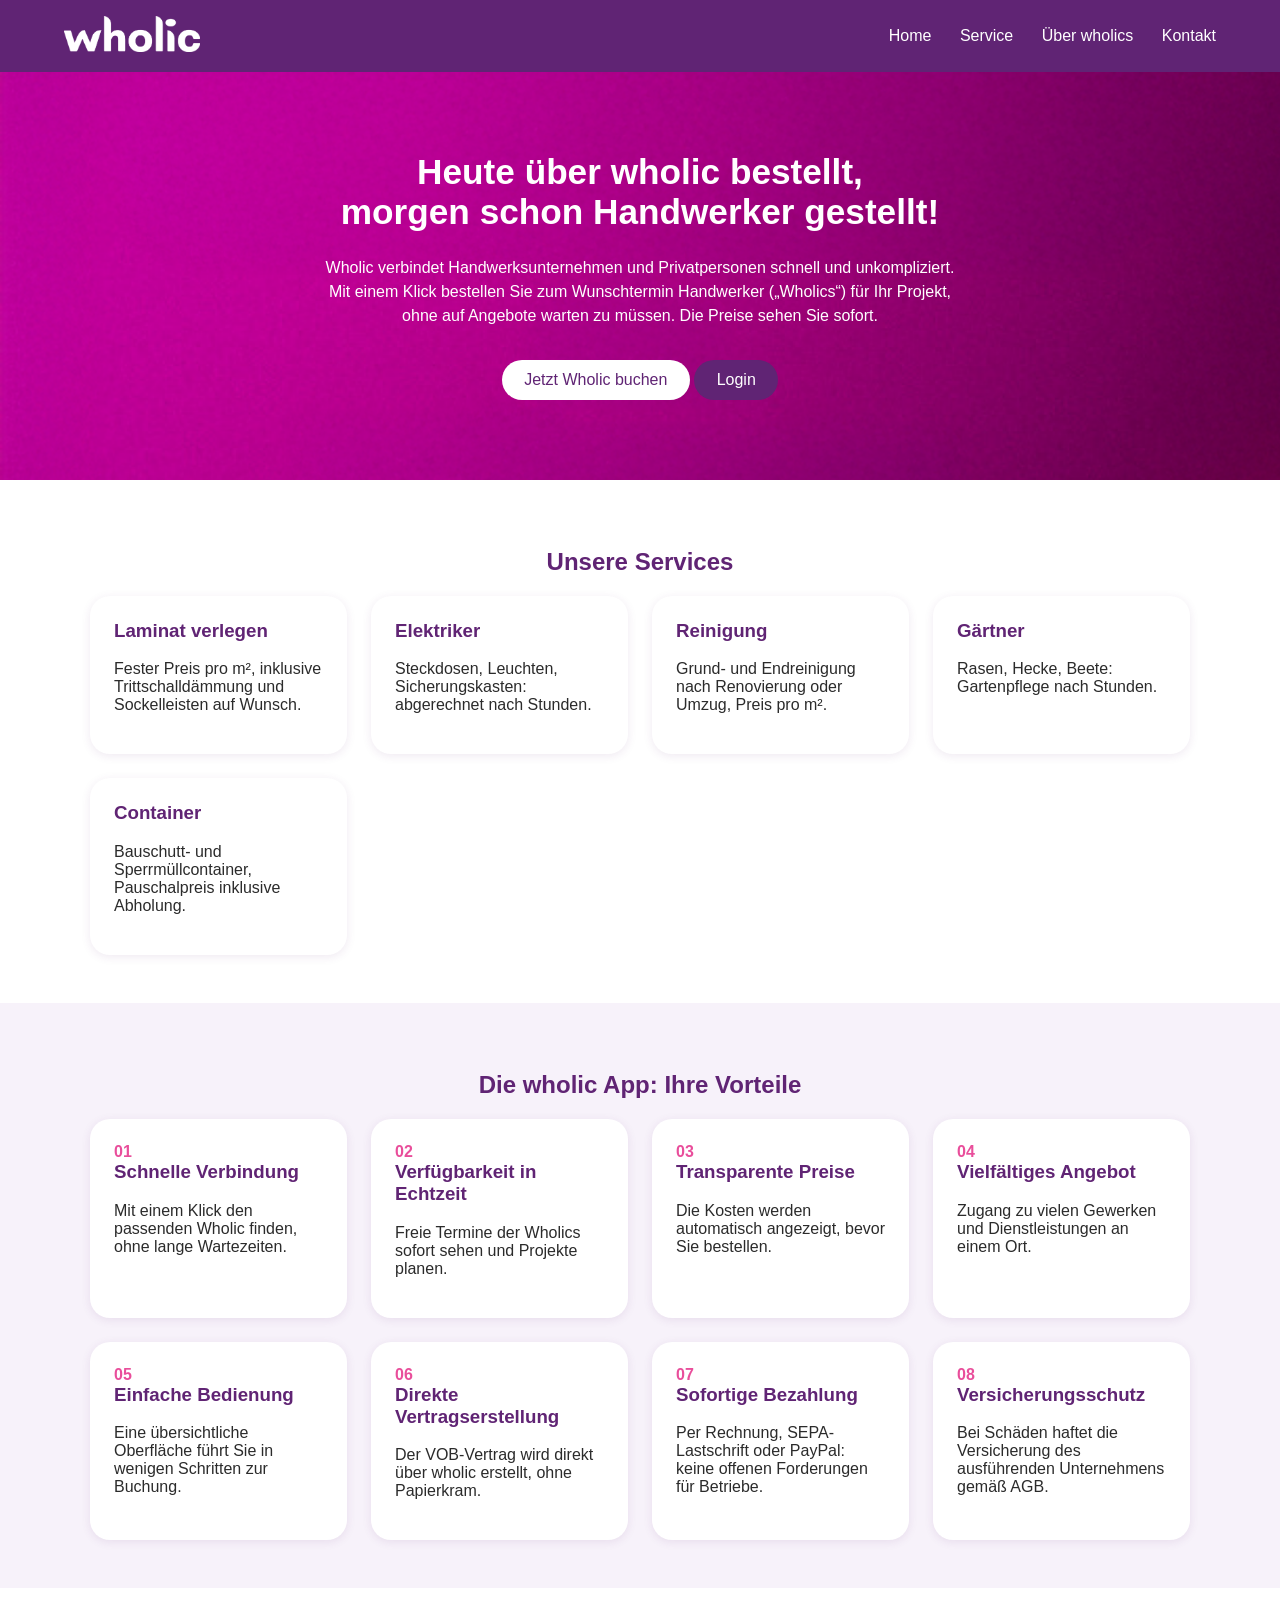
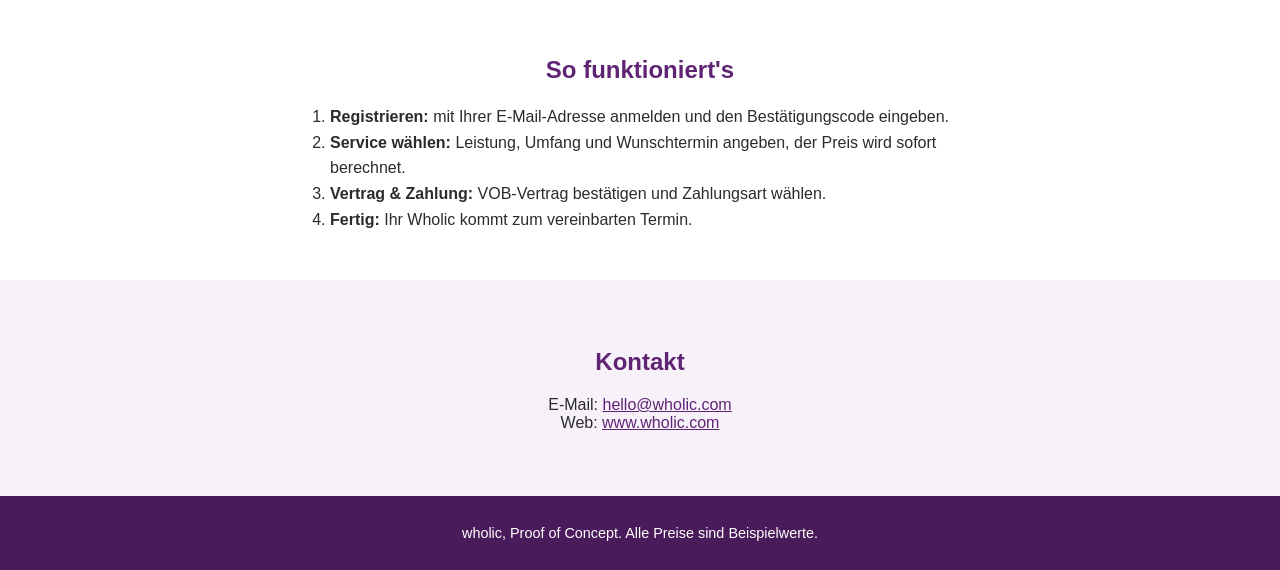
<file: index.html>
<!DOCTYPE html>
<html lang="de">
<head>
    <meta charset="UTF-8">
    <meta name="viewport" content="width=device-width, initial-scale=1.0">
    <title>wholic | Die Nr. 1 Handwerker-App</title>
    <link rel="stylesheet" href="css/style.css">
</head>
<body>
    <header class="site-header">
        <a href="index.html"><img src="img/Wholic_Logo.png" alt="wholic"></a>
        <nav>
            <a href="#home">Home</a>
            <a href="#service">Service</a>
            <a href="#ueber">Über wholics</a>
            <a href="#kontakt">Kontakt</a>
        </nav>
    </header>

    <main>
        <div class="hero" id="home">
            <h1>Heute über wholic bestellt,<br>morgen schon Handwerker gestellt!</h1>
            <p>
                Wholic verbindet Handwerksunternehmen und Privatpersonen schnell und unkompliziert.
                Mit einem Klick bestellen Sie zum Wunschtermin Handwerker („Wholics“) für Ihr Projekt,
                ohne auf Angebote warten zu müssen. Die Preise sehen Sie sofort.
            </p>
            <a class="button light" href="buchen.html">Jetzt Wholic buchen</a>
            <a class="button" href="login.html">Login</a>
        </div>

        <section id="service">
            <h2>Unsere Services</h2>
            <div class="grid">
                <div class="card"><h3>Laminat verlegen</h3><p>Fester Preis pro m², inklusive Trittschalldämmung und Sockelleisten auf Wunsch.</p></div>
                <div class="card"><h3>Elektriker</h3><p>Steckdosen, Leuchten, Sicherungskasten: abgerechnet nach Stunden.</p></div>
                <div class="card"><h3>Reinigung</h3><p>Grund- und Endreinigung nach Renovierung oder Umzug, Preis pro m².</p></div>
                <div class="card"><h3>Gärtner</h3><p>Rasen, Hecke, Beete: Gartenpflege nach Stunden.</p></div>
                <div class="card"><h3>Container</h3><p>Bauschutt- und Sperrmüllcontainer, Pauschalpreis inklusive Abholung.</p></div>
            </div>
        </section>

        <section id="ueber" class="light">
            <h2>Die wholic App: Ihre Vorteile</h2>
            <div class="grid">
                <div class="card"><span class="number">01</span><h3>Schnelle Verbindung</h3><p>Mit einem Klick den passenden Wholic finden, ohne lange Wartezeiten.</p></div>
                <div class="card"><span class="number">02</span><h3>Verfügbarkeit in Echtzeit</h3><p>Freie Termine der Wholics sofort sehen und Projekte planen.</p></div>
                <div class="card"><span class="number">03</span><h3>Transparente Preise</h3><p>Die Kosten werden automatisch angezeigt, bevor Sie bestellen.</p></div>
                <div class="card"><span class="number">04</span><h3>Vielfältiges Angebot</h3><p>Zugang zu vielen Gewerken und Dienstleistungen an einem Ort.</p></div>
                <div class="card"><span class="number">05</span><h3>Einfache Bedienung</h3><p>Eine übersichtliche Oberfläche führt Sie in wenigen Schritten zur Buchung.</p></div>
                <div class="card"><span class="number">06</span><h3>Direkte Vertragserstellung</h3><p>Der VOB-Vertrag wird direkt über wholic erstellt, ohne Papierkram.</p></div>
                <div class="card"><span class="number">07</span><h3>Sofortige Bezahlung</h3><p>Per Rechnung, SEPA-Lastschrift oder PayPal: keine offenen Forderungen für Betriebe.</p></div>
                <div class="card"><span class="number">08</span><h3>Versicherungsschutz</h3><p>Bei Schäden haftet die Versicherung des ausführenden Unternehmens gemäß AGB.</p></div>
            </div>
        </section>

        <section>
            <h2>So funktioniert's</h2>
            <ol class="steps">
                <li><strong>Registrieren:</strong> mit Ihrer E-Mail-Adresse anmelden und den Bestätigungscode eingeben.</li>
                <li><strong>Service wählen:</strong> Leistung, Umfang und Wunschtermin angeben, der Preis wird sofort berechnet.</li>
                <li><strong>Vertrag &amp; Zahlung:</strong> VOB-Vertrag bestätigen und Zahlungsart wählen.</li>
                <li><strong>Fertig:</strong> Ihr Wholic kommt zum vereinbarten Termin.</li>
            </ol>
        </section>

        <section id="kontakt" class="light">
            <h2>Kontakt</h2>
            <p style="text-align: center">
                E-Mail: <a href="mailto:hello@wholic.com">hello@wholic.com</a><br>
                Web: <a href="https://www.wholic.com">www.wholic.com</a>
            </p>
        </section>
    </main>

    <footer>
        wholic, Proof of Concept. Alle Preise sind Beispielwerte.
    </footer>
</body>
</html>
</file>
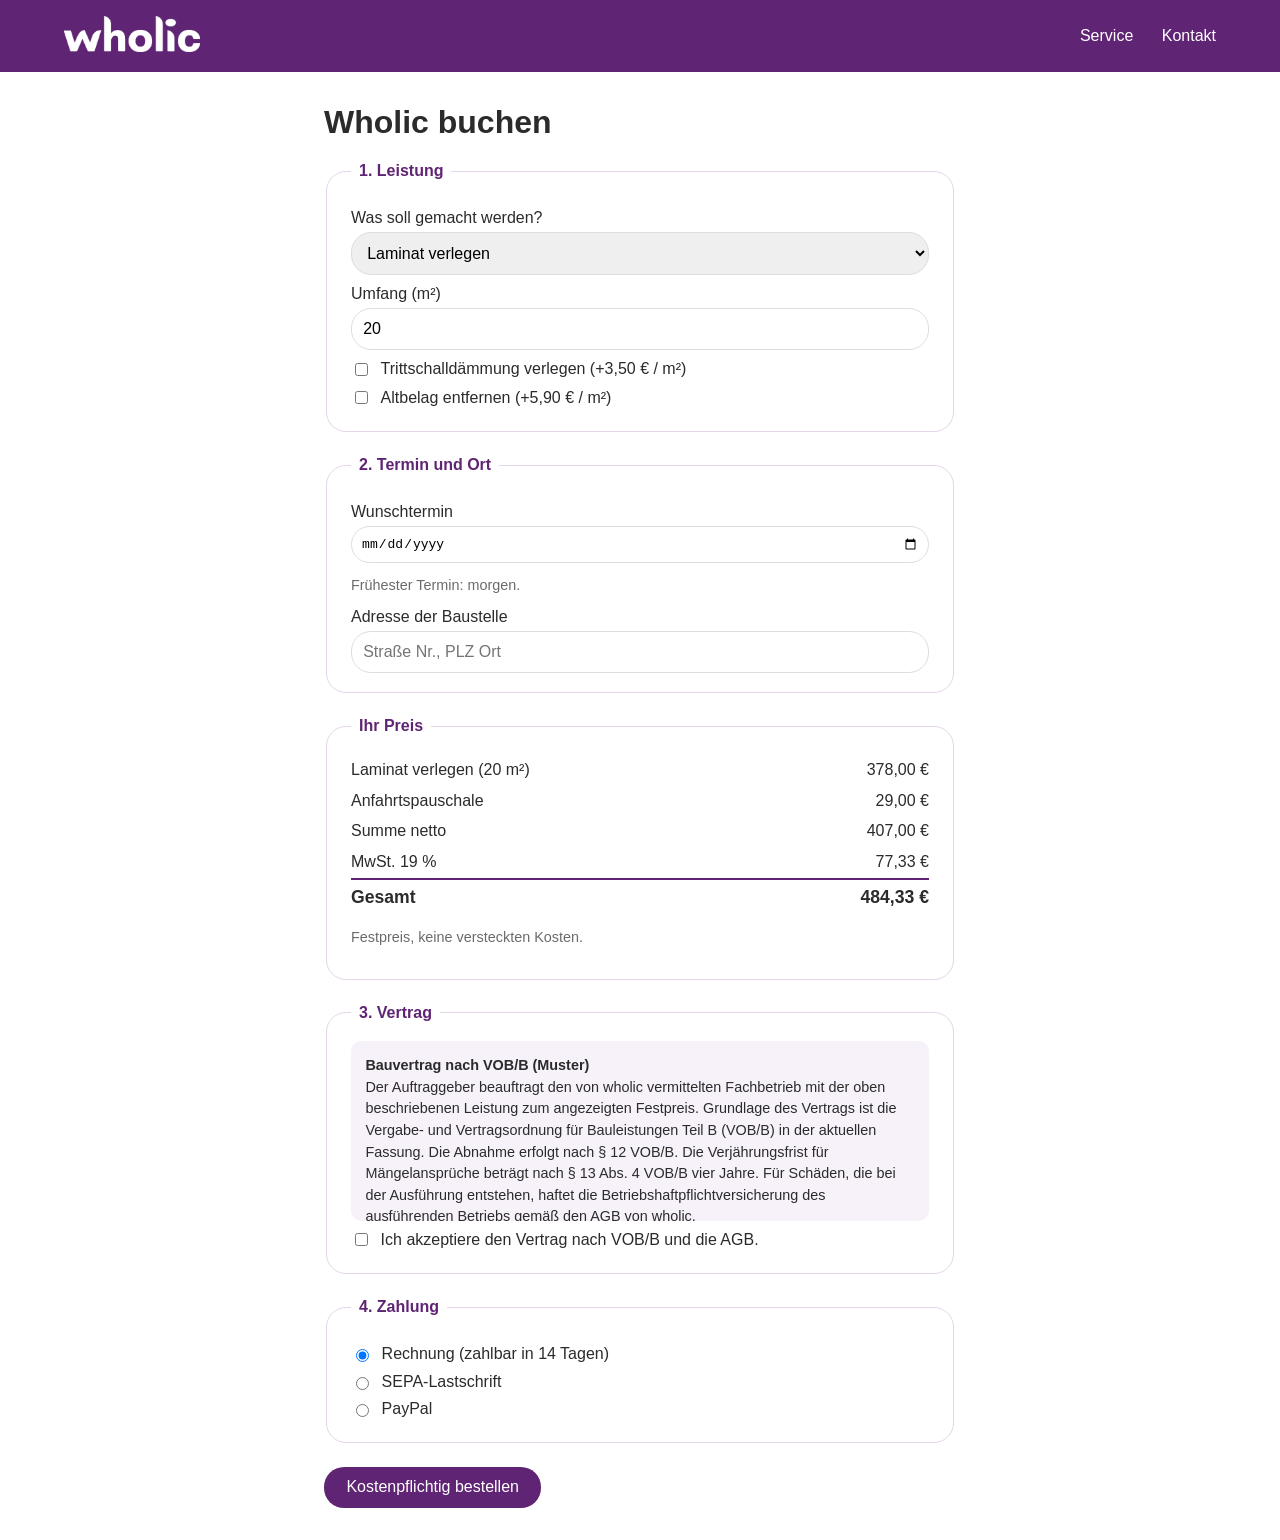
<file: buchen.html>
<!DOCTYPE html>
<html lang="de">
<head>
    <meta charset="UTF-8">
    <meta name="viewport" content="width=device-width, initial-scale=1.0">
    <title>Wholic buchen | wholic</title>
    <link rel="stylesheet" href="css/style.css">
    <script type="module" src="js/booking.js"></script>
</head>
<body>
    <header class="site-header">
        <a href="index.html"><img src="img/Wholic_Logo.png" alt="wholic"></a>
        <nav>
            <a href="index.html#service">Service</a>
            <a href="index.html#kontakt">Kontakt</a>
        </nav>
    </header>

    <main class="booking">
        <h1>Wholic buchen</h1>

        <form id="bookingForm">
            <fieldset>
                <legend>1. Leistung</legend>
                <label for="service">Was soll gemacht werden?</label>
                <select id="service" name="service"></select>

                <label for="quantity">Umfang (<span id="unit">m²</span>)</label>
                <input type="number" id="quantity" name="quantity" min="1" step="0.5" value="20" required>

                <div id="extras"></div>
            </fieldset>

            <fieldset>
                <legend>2. Termin und Ort</legend>
                <label for="date">Wunschtermin</label>
                <input type="date" id="date" name="date" required>
                <p class="hint">Frühester Termin: morgen.</p>

                <label for="address">Adresse der Baustelle</label>
                <input type="text" id="address" name="address" placeholder="Straße Nr., PLZ Ort" required>
            </fieldset>

            <fieldset>
                <legend>Ihr Preis</legend>
                <table class="price-table" id="priceTable"></table>
                <p class="hint">Festpreis, keine versteckten Kosten.</p>
            </fieldset>

            <fieldset>
                <legend>3. Vertrag</legend>
                <div class="contract">
                    <strong>Bauvertrag nach VOB/B (Muster)</strong><br>
                    Der Auftraggeber beauftragt den von wholic vermittelten Fachbetrieb mit der oben
                    beschriebenen Leistung zum angezeigten Festpreis. Grundlage des Vertrags ist die
                    Vergabe- und Vertragsordnung für Bauleistungen Teil B (VOB/B) in der aktuellen Fassung.
                    Die Abnahme erfolgt nach § 12 VOB/B. Die Verjährungsfrist für Mängelansprüche beträgt
                    nach § 13 Abs. 4 VOB/B vier Jahre. Für Schäden, die bei der Ausführung entstehen, haftet
                    die Betriebshaftpflichtversicherung des ausführenden Betriebs gemäß den AGB von wholic.
                </div>
                <label class="option">
                    <input type="checkbox" id="acceptVob" required>
                    Ich akzeptiere den Vertrag nach VOB/B und die AGB.
                </label>
            </fieldset>

            <fieldset>
                <legend>4. Zahlung</legend>
                <label class="option"><input type="radio" name="payment" value="rechnung" checked> Rechnung (zahlbar in 14 Tagen)</label>
                <label class="option"><input type="radio" name="payment" value="sepa"> SEPA-Lastschrift</label>
                <label class="option"><input type="radio" name="payment" value="paypal"> PayPal</label>

                <div id="sepaFields" class="hidden">
                    <label for="iban">IBAN</label>
                    <input type="text" id="iban" placeholder="DE89 3704 0044 0532 0130 00" autocomplete="off">
                    <label class="option">
                        <input type="checkbox" id="sepaMandate">
                        Ich erteile wholic ein SEPA-Lastschriftmandat für diesen Auftrag.
                    </label>
                </div>
                <p id="paypalHint" class="hint hidden">Nach dem Bestellen werden Sie zu PayPal weitergeleitet (im Proof of Concept simuliert).</p>
            </fieldset>

            <div id="formError" class="error hidden"></div>
            <button type="submit">Kostenpflichtig bestellen</button>
        </form>
    </main>
</body>
</html>
</file>
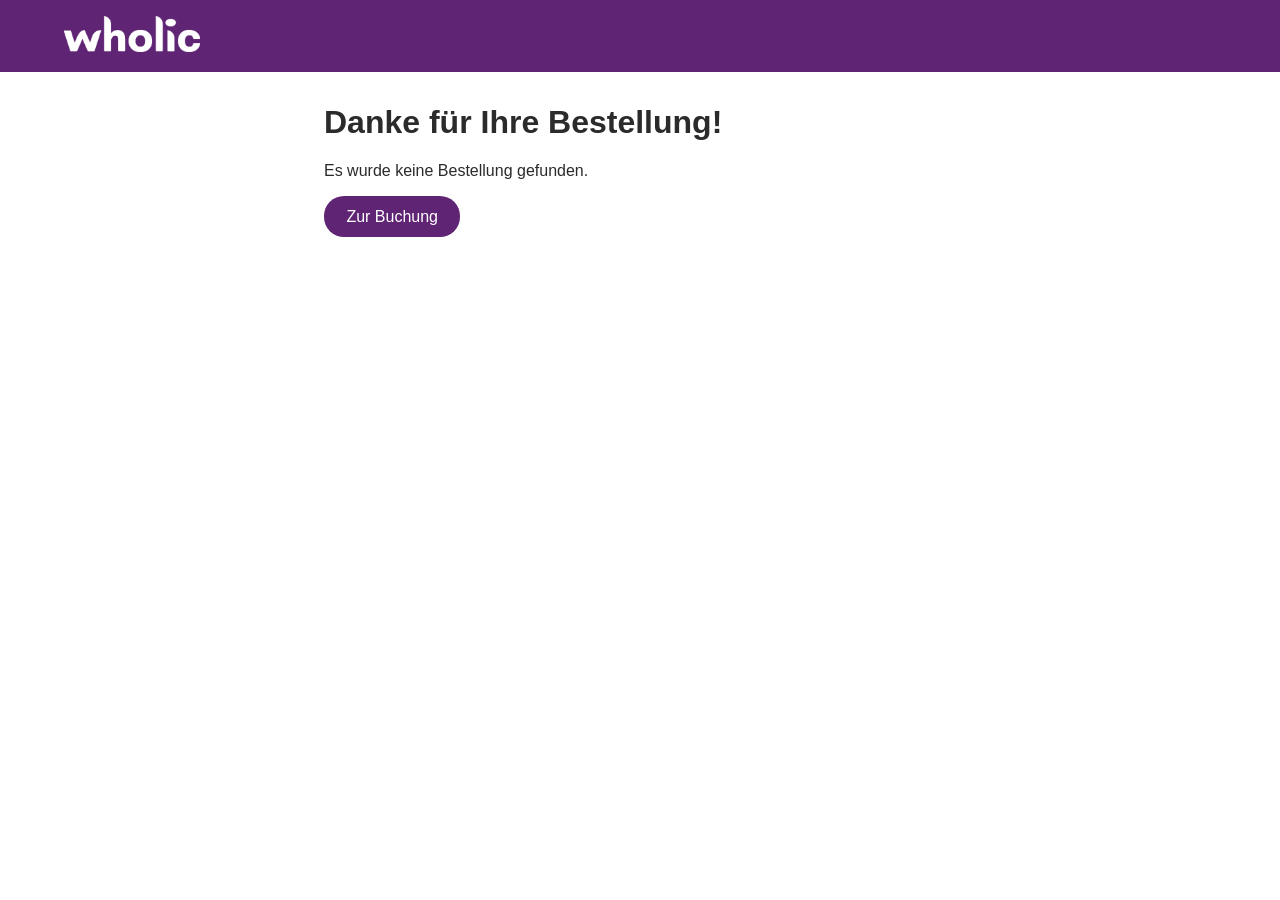
<file: danke.html>
<!DOCTYPE html>
<html lang="de">
<head>
    <meta charset="UTF-8">
    <meta name="viewport" content="width=device-width, initial-scale=1.0">
    <title>Danke | wholic</title>
    <link rel="stylesheet" href="css/style.css">
</head>
<body>
    <header class="site-header">
        <a href="index.html"><img src="img/Wholic_Logo.png" alt="wholic"></a>
    </header>

    <main class="booking">
        <h1>Danke für Ihre Bestellung!</h1>
        <div id="noOrder" class="hidden">
            <p>Es wurde keine Bestellung gefunden.</p>
            <a class="button" href="buchen.html">Zur Buchung</a>
        </div>

        <div id="summary" class="hidden">
            <div class="card">
                <p><strong>Bestellnummer:</strong> <span id="orderNumber"></span></p>
                <p><strong>Leistung:</strong> <span id="orderService"></span></p>
                <p><strong>Termin:</strong> <span id="orderDate"></span></p>
                <p><strong>Ort:</strong> <span id="orderAddress"></span></p>
                <p><strong>Zahlung:</strong> <span id="orderPayment"></span></p>
                <p><strong>Gesamtpreis:</strong> <span id="orderTotal"></span> (inkl. MwSt.)</p>
            </div>

            <h2>Status</h2>
            <ol class="steps">
                <li>✅ Bestellung eingegangen, VOB-Vertrag erstellt</li>
                <li id="paymentStatus"></li>
                <li>🚐 Ihr Wholic ist zum Termin unterwegs</li>
            </ol>
            <p class="hint">Proof of Concept: Es wurde keine echte Bestellung ausgelöst.</p>
            <a class="button" href="index.html">Zur Startseite</a>
        </div>
    </main>

    <script type="module">
        import { formatEuro } from "./js/pricing.js";

        const PAYMENT_NAMES = { rechnung: "Rechnung", sepa: "SEPA-Lastschrift", paypal: "PayPal" };
        const order = JSON.parse(sessionStorage.getItem("lastOrder") || "null");

        if (!order) {
            document.getElementById("noOrder").classList.remove("hidden");
        } else {
            // Alles über textContent setzen, damit Eingaben nicht als HTML ausgeführt werden
            const set = (id, text) => (document.getElementById(id).textContent = text);
            set("orderNumber", order.number);
            set("orderService", order.service);
            set("orderDate", new Date(order.date).toLocaleDateString("de-DE"));
            set("orderAddress", order.address);
            set("orderPayment", PAYMENT_NAMES[order.payment] + (order.ibanEnd ? ` (IBAN ...${order.ibanEnd})` : ""));
            set("orderTotal", formatEuro(order.price.gross));
            set("paymentStatus", order.payment === "rechnung"
                ? "🧾 Rechnung wird per E-Mail verschickt"
                : "💶 Zahlung erhalten");
            document.getElementById("summary").classList.remove("hidden");
        }
    </script>
</body>
</html>
</file>
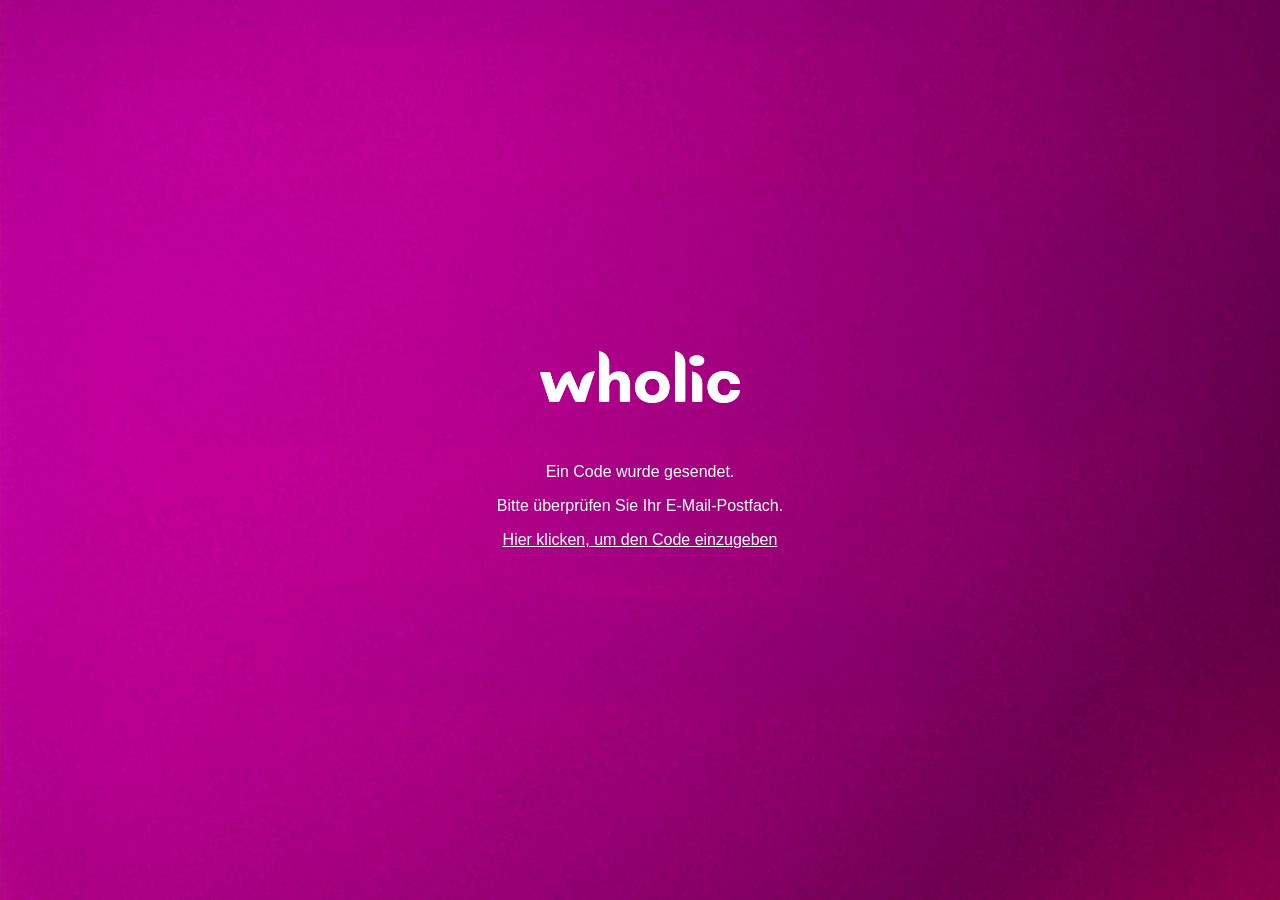
<file: login_success.html>
<!DOCTYPE html>
<html lang="de">
<head>
    <meta charset="UTF-8">
    <meta name="viewport" content="width=device-width, initial-scale=1.0">
    <title>Code gesendet | wholic</title>
    <link rel="stylesheet" href="css/style.css">
</head>
<body class="auth-page">
    <div class="auth-box">
        <a href="index.html"><img src="img/Wholic_Logo.png" alt="wholic" class="logo"></a>
        <p id="loginSuccessMessage">Ein Code wurde gesendet.</p>
        <p>Bitte überprüfen Sie Ihr E-Mail-Postfach.</p>
        <a href="verify_code.html">Hier klicken, um den Code einzugeben</a>
        <script>
            // textContent statt innerHTML: die E-Mail-Adresse wird nicht als HTML ausgeführt
            const email = sessionStorage.getItem("enteredEmail");
            if (email) {
                document.getElementById("loginSuccessMessage").textContent = "Ein Code wurde an " + email + " gesendet.";
            }
        </script>
    </div>
</body>
</html>
</file>
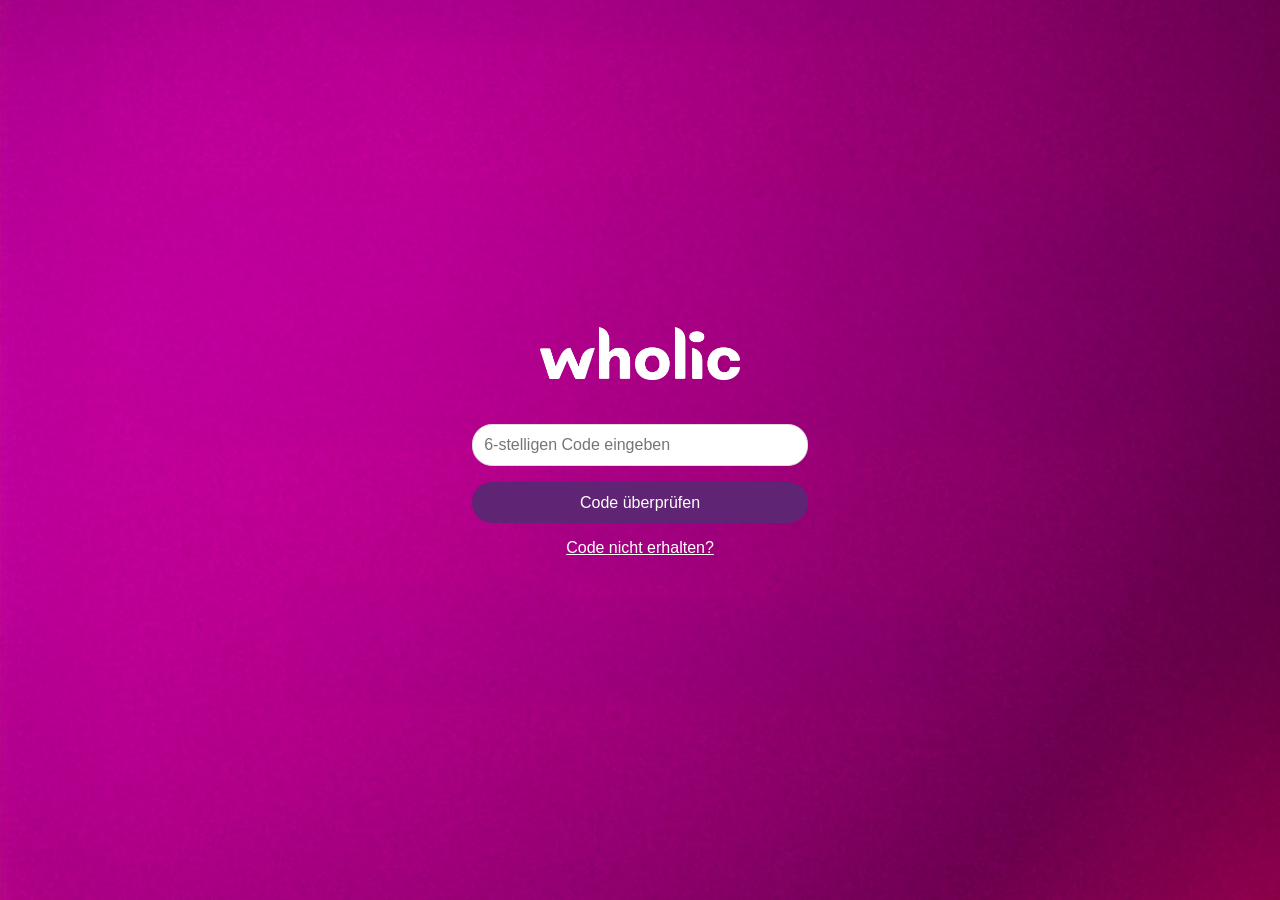
<file: verify_code.html>
<!DOCTYPE html>
<html lang="de">
<head>
    <meta charset="UTF-8">
    <meta name="viewport" content="width=device-width, initial-scale=1.0">
    <title>Code eingeben | wholic</title>
    <link rel="stylesheet" href="css/style.css">
    <script defer src="js/script.js"></script>
</head>
<body class="auth-page">
    <div class="auth-box">
        <a href="index.html"><img src="img/Wholic_Logo.png" alt="wholic" class="logo"></a>
        <form>
            <input placeholder="6-stelligen Code eingeben" type="text" inputmode="numeric" pattern="[0-9]{6}" maxlength="6" id="code" name="code" required>
            <button id="submitCode">Code überprüfen</button>
        </form>
        <p><a href="login.html">Code nicht erhalten?</a></p>
    </div>
</body>
</html>
</file>
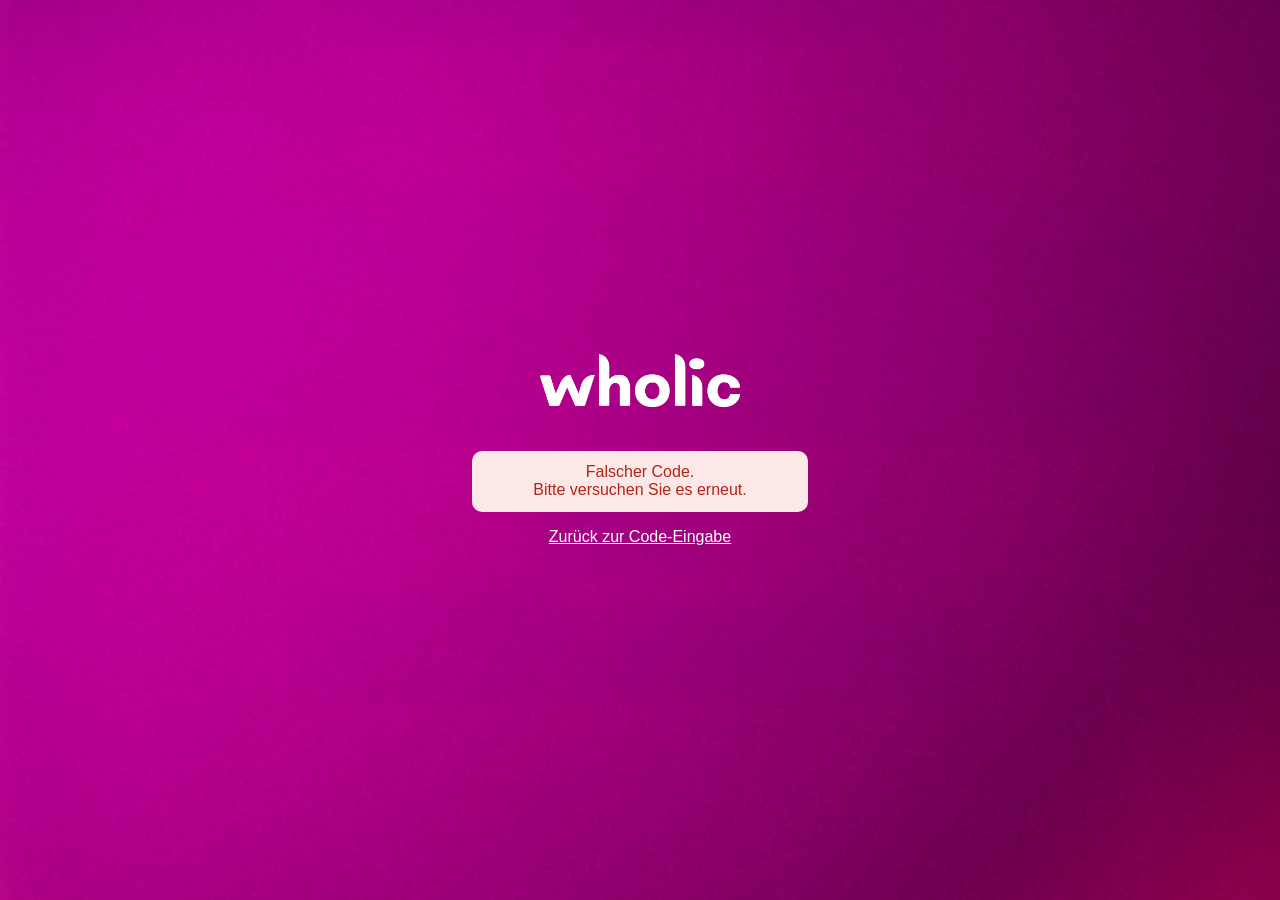
<file: verify_code_fail.html>
<!DOCTYPE html>
<html lang="de">
<head>
    <meta charset="UTF-8">
    <meta name="viewport" content="width=device-width, initial-scale=1.0">
    <title>Falscher Code | wholic</title>
    <link rel="stylesheet" href="css/style.css">
</head>
<body class="auth-page">
    <div class="auth-box">
        <a href="index.html"><img src="img/Wholic_Logo.png" alt="wholic" class="logo"></a>
        <div class="error">Falscher Code.<br>Bitte versuchen Sie es erneut.</div>
        <a href="verify_code.html">Zurück zur Code-Eingabe</a>
    </div>
</body>
</html>
</file>
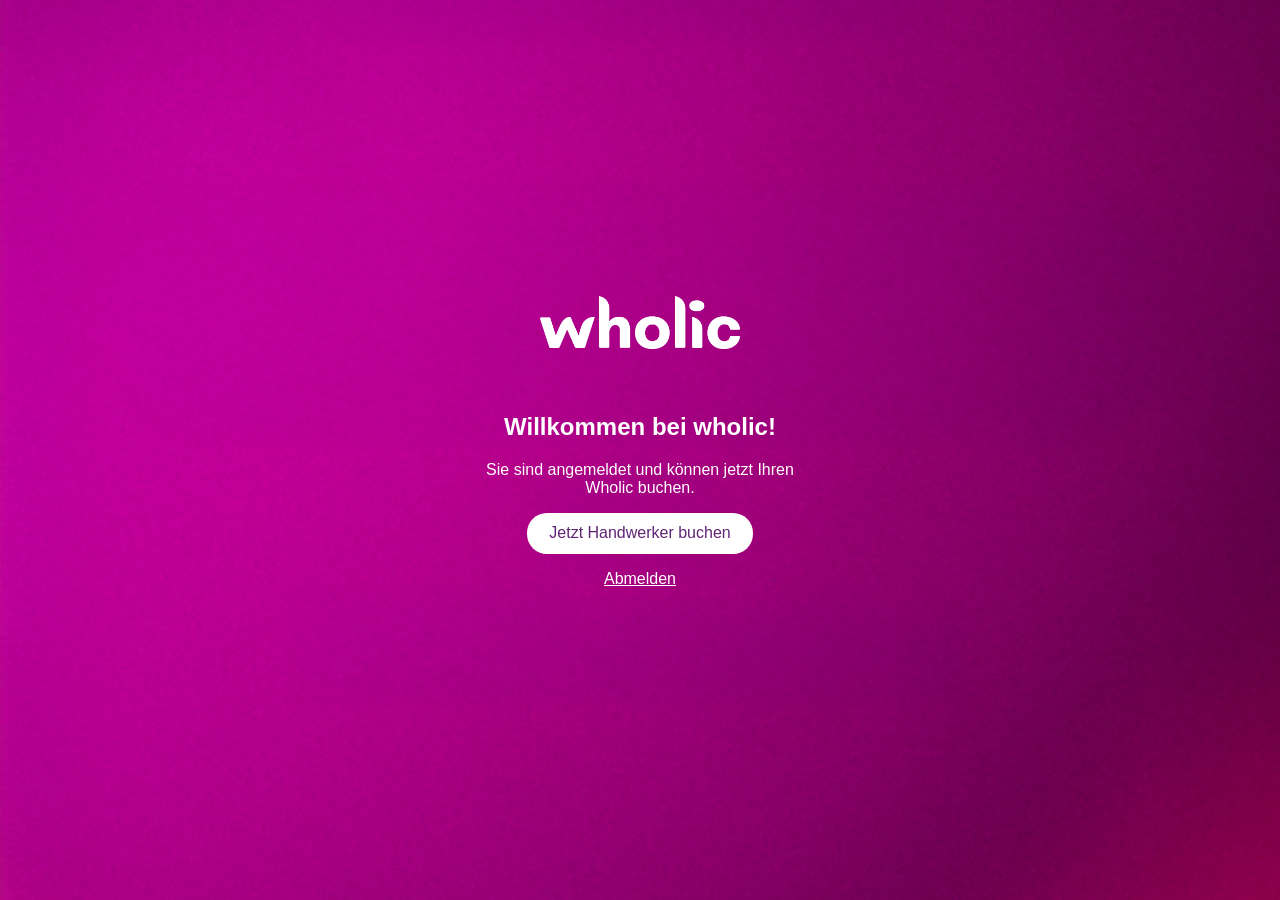
<file: welcome.html>
<!DOCTYPE html>
<html lang="de">
<head>
    <meta charset="UTF-8">
    <meta name="viewport" content="width=device-width, initial-scale=1.0">
    <title>Willkommen | wholic</title>
    <link rel="stylesheet" href="css/style.css">
</head>
<body class="auth-page">
    <div class="auth-box">
        <a href="index.html"><img src="img/Wholic_Logo.png" alt="wholic" class="logo"></a>
        <h2>Willkommen bei wholic!</h2>
        <p>Sie sind angemeldet und können jetzt Ihren Wholic buchen.</p>
        <p><a class="button light" href="buchen.html">Jetzt Handwerker buchen</a></p>
        <p><a href="index.html" onclick="sessionStorage.clear()">Abmelden</a></p>
    </div>
</body>
</html>
</file>
<file: css/style.css>
/* Gemeinsame Styles für alle wholic-Seiten */

:root {
    --primary: #602474;
    --primary-dark: #4a1b5a;
    --accent: #e94e9b;
    --text: #2b2b2b;
    --muted: #6b6b6b;
    --bg-light: #f7f2fa;
    --radius: 20px;
}

* {
    box-sizing: border-box;
}

body {
    margin: 0;
    font-family: Arial, sans-serif;
    color: var(--text);
    background: #fff;
}

a {
    color: var(--primary);
}

/* ---------- Kopfzeile ---------- */

.site-header {
    display: flex;
    justify-content: space-between;
    align-items: center;
    flex-wrap: wrap;
    gap: 1em;
    padding: 1em 5%;
    background: var(--primary);
}

.site-header img {
    height: 36px;
}

.site-header nav a {
    color: #fff;
    text-decoration: none;
    margin-left: 1.5em;
}

.site-header nav a:hover {
    text-decoration: underline;
}

/* ---------- Buttons und Formulare ---------- */

button,
.button {
    display: inline-block;
    background: var(--primary);
    color: #fff;
    border: none;
    border-radius: var(--radius);
    padding: 0.7em 1.4em;
    font-size: 1em;
    text-decoration: none;
    cursor: pointer;
    transition: background-color 0.3s ease;
}

button:hover,
.button:hover {
    background: var(--primary-dark);
}

.button.light {
    background: #fff;
    color: var(--primary);
}

input,
select {
    padding: 0.7em;
    font-size: 1em;
    border: 1px solid #ddd;
    border-radius: var(--radius);
}

input:focus,
select:focus,
button:focus-visible {
    outline: 2px solid var(--accent);
    outline-offset: 1px;
}

/* ---------- Login-Seiten (lila Hintergrund, Karte in der Mitte) ---------- */

.auth-page {
    background: var(--primary) url("../img/Bg.png") center / cover no-repeat;
    display: flex;
    justify-content: center;
    align-items: center;
    min-height: 100vh;
}

.auth-box {
    width: 100%;
    max-width: 400px;
    padding: 2em;
    text-align: center;
    color: #fff;
}

.auth-box .logo {
    max-width: 200px;
    margin-bottom: 40px;
}

.auth-box form {
    display: flex;
    flex-direction: column;
    gap: 1em;
}

.auth-box a {
    color: #fff;
}

.error {
    background: #fde8e8;
    color: #b42318;
    padding: 0.8em;
    border-radius: 10px;
    margin-bottom: 1em;
}

/* ---------- Startseite ---------- */

.hero {
    background: var(--primary) url("../img/Bg.png") center / cover no-repeat;
    color: #fff;
    text-align: center;
    padding: 5em 5%;
}

.hero h1 {
    font-size: 2.2em;
    margin-top: 0;
}

.hero p {
    max-width: 640px;
    margin: 0 auto 2em;
    line-height: 1.5;
}

section {
    padding: 3em 5%;
}

section h2 {
    color: var(--primary);
    text-align: center;
}

section.light {
    background: var(--bg-light);
}

.grid {
    display: grid;
    grid-template-columns: repeat(auto-fit, minmax(220px, 1fr));
    gap: 1.5em;
    max-width: 1100px;
    margin: 0 auto;
}

.card {
    background: #fff;
    border-radius: var(--radius);
    padding: 1.5em;
    box-shadow: 0 2px 10px rgba(96, 36, 116, 0.1);
}

.card h3 {
    margin-top: 0;
    color: var(--primary);
}

.card .number {
    color: var(--accent);
    font-weight: bold;
}

.steps {
    max-width: 700px;
    margin: 0 auto;
    line-height: 1.6;
}

footer {
    background: var(--primary-dark);
    color: #fff;
    text-align: center;
    padding: 2em 5%;
    font-size: 0.9em;
}

footer a {
    color: #fff;
}

/* ---------- Buchungsstrecke ---------- */

.booking {
    max-width: 760px;
    margin: 2em auto;
    padding: 0 5%;
}

.booking fieldset {
    border: 1px solid #e3d6ea;
    border-radius: var(--radius);
    padding: 1.2em 1.5em;
    margin-bottom: 1.5em;
}

.booking legend {
    color: var(--primary);
    font-weight: bold;
    padding: 0 0.5em;
}

.booking label {
    display: block;
    margin: 0.6em 0 0.3em;
}

.booking .option {
    display: flex;
    align-items: center;
    gap: 0.6em;
    font-weight: normal;
}

.booking input[type="number"],
.booking input[type="date"],
.booking input[type="text"],
.booking select {
    width: 100%;
}

.price-table {
    width: 100%;
    border-collapse: collapse;
}

.price-table td {
    padding: 0.4em 0;
}

.price-table td:last-child {
    text-align: right;
}

.price-table .total td {
    border-top: 2px solid var(--primary);
    font-weight: bold;
    font-size: 1.1em;
}

.contract {
    max-height: 180px;
    overflow-y: auto;
    background: var(--bg-light);
    padding: 1em;
    border-radius: 10px;
    font-size: 0.9em;
    line-height: 1.5;
}

.hint {
    color: var(--muted);
    font-size: 0.9em;
}

.hidden {
    display: none;
}

@media (max-width: 600px) {
    .site-header nav a {
        margin: 0 1em 0 0;
    }

    .hero h1 {
        font-size: 1.6em;
    }
}
</file>
